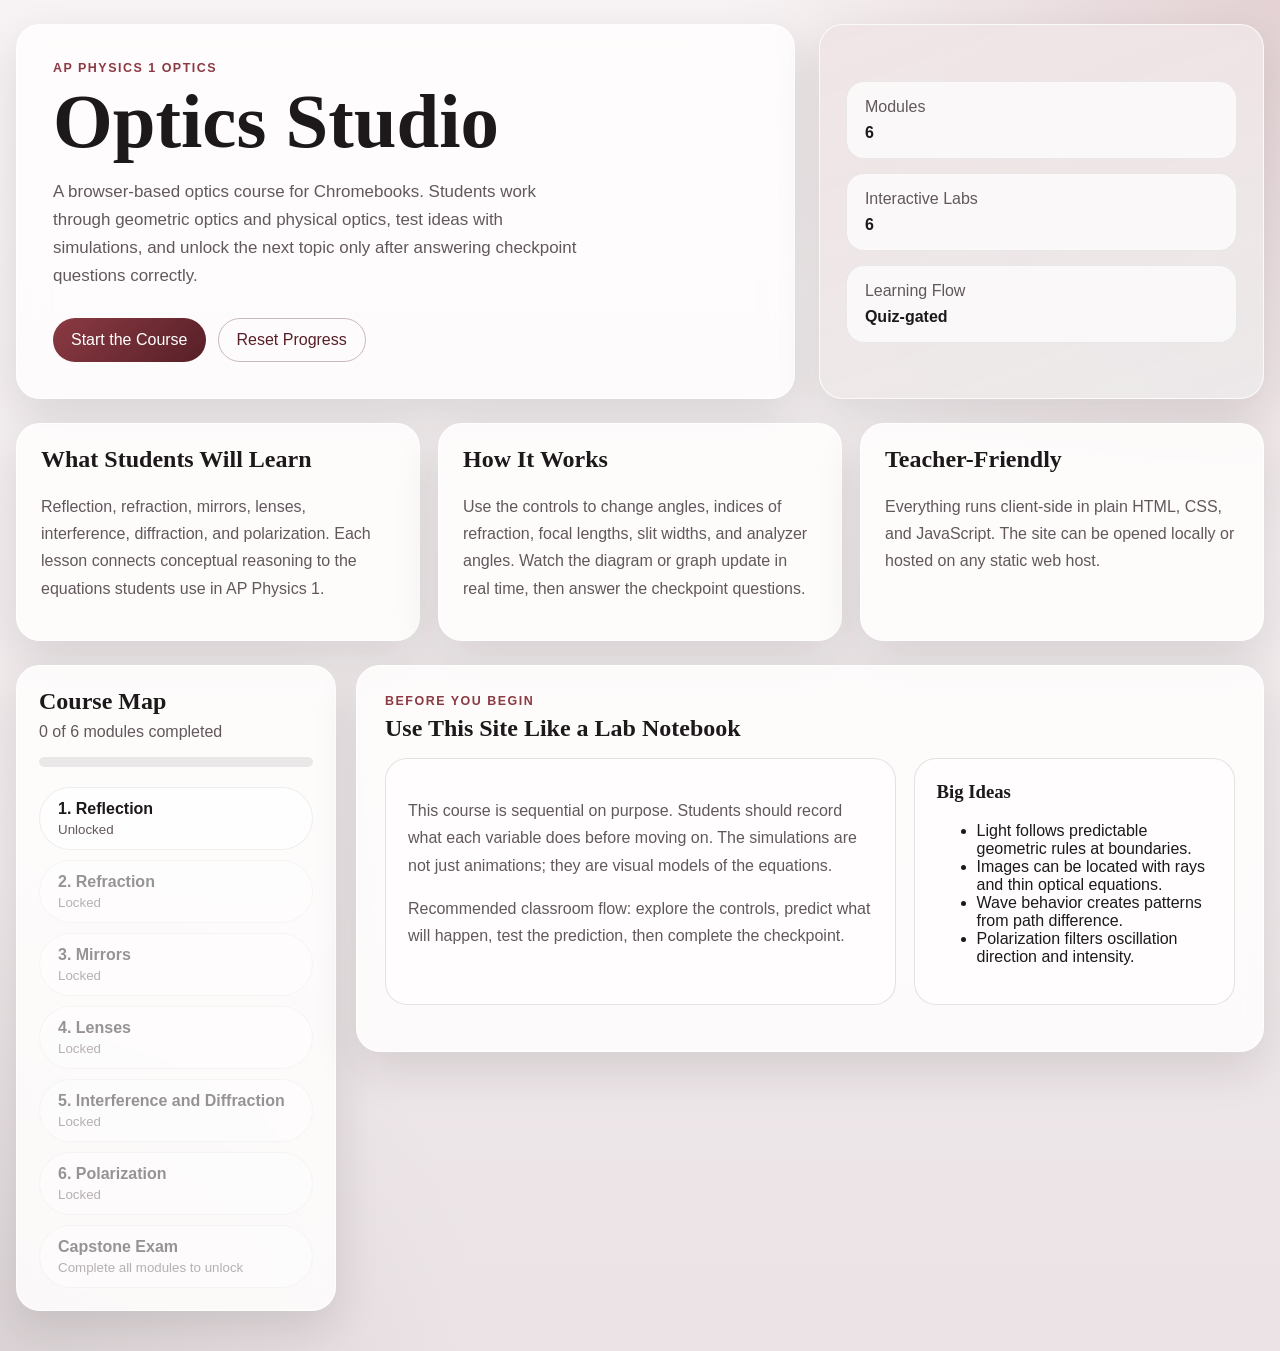
<file: index.html>
<!doctype html>
<html lang="en">
  <head>
    <meta charset="UTF-8" />
    <meta name="viewport" content="width=device-width, initial-scale=1.0" />
    <title>Optics Studio | AP Physics 1</title>
    <link rel="stylesheet" href="styles.css" />
  </head>
  <body>
    <div class="page-shell">
      <header class="hero">
        <div class="hero-copy">
          <p class="eyebrow">AP Physics 1 Optics</p>
          <h1>Optics Studio</h1>
          <p class="hero-text">
            A browser-based optics course for Chromebooks. Students work through
            geometric optics and physical optics, test ideas with simulations,
            and unlock the next topic only after answering checkpoint questions
            correctly.
          </p>
          <div class="hero-actions">
            <button id="start-course" class="primary-btn">Start the Course</button>
            <button id="reset-progress" class="ghost-btn">Reset Progress</button>
          </div>
        </div>
        <div class="hero-panel">
          <div class="stat">
            <span class="stat-label">Modules</span>
            <strong>6</strong>
          </div>
          <div class="stat">
            <span class="stat-label">Interactive Labs</span>
            <strong>6</strong>
          </div>
          <div class="stat">
            <span class="stat-label">Learning Flow</span>
            <strong>Quiz-gated</strong>
          </div>
        </div>
      </header>

      <section class="overview-grid">
        <article class="overview-card">
          <h2>What Students Will Learn</h2>
          <p>
            Reflection, refraction, mirrors, lenses, interference, diffraction,
            and polarization. Each lesson connects conceptual reasoning to the
            equations students use in AP Physics 1.
          </p>
        </article>
        <article class="overview-card">
          <h2>How It Works</h2>
          <p>
            Use the controls to change angles, indices of refraction, focal
            lengths, slit widths, and analyzer angles. Watch the diagram or
            graph update in real time, then answer the checkpoint questions.
          </p>
        </article>
        <article class="overview-card">
          <h2>Teacher-Friendly</h2>
          <p>
            Everything runs client-side in plain HTML, CSS, and JavaScript. The
            site can be opened locally or hosted on any static web host.
          </p>
        </article>
      </section>

      <section class="course-shell">
        <aside class="course-nav">
          <div class="nav-header">
            <h2>Course Map</h2>
            <p id="progress-label">0 of 6 modules completed</p>
          </div>
          <div class="progress-track" aria-hidden="true">
            <div id="progress-fill" class="progress-fill"></div>
          </div>
          <div id="module-nav" class="module-nav"></div>
        </aside>

        <main class="lesson-stage">
          <section id="welcome-panel" class="lesson-panel active">
            <div class="panel-header">
              <p class="panel-kicker">Before You Begin</p>
              <h2>Use This Site Like a Lab Notebook</h2>
            </div>
            <div class="content-grid">
              <div class="text-card">
                <p>
                  This course is sequential on purpose. Students should record
                  what each variable does before moving on. The simulations are
                  not just animations; they are visual models of the equations.
                </p>
                <p>
                  Recommended classroom flow: explore the controls, predict what
                  will happen, test the prediction, then complete the checkpoint.
                </p>
              </div>
              <div class="formula-card">
                <h3>Big Ideas</h3>
                <ul>
                  <li>Light follows predictable geometric rules at boundaries.</li>
                  <li>Images can be located with rays and thin optical equations.</li>
                  <li>Wave behavior creates patterns from path difference.</li>
                  <li>Polarization filters oscillation direction and intensity.</li>
                </ul>
              </div>
            </div>
          </section>

          <section id="panel-reflection" class="lesson-panel" data-module="reflection">
            <div class="panel-header">
              <p class="panel-kicker">Module 1</p>
              <h2>Reflection</h2>
            </div>
            <div class="content-grid">
              <div class="text-card">
                <p>
                  Reflection happens when light strikes a surface and bounces
                  back into the original medium. For a smooth surface, the law of
                  reflection states that the angle of incidence equals the angle
                  of reflection, with both angles measured from the normal.
                </p>
                <p>
                  Plane mirrors do not focus light. They produce upright, virtual
                  images the same distance behind the mirror as the object is in
                  front of it. The ray model is the starting point for every
                  larger geometric optics system.
                </p>
                <div class="concept-strip">
                  <span class="glossary-term" tabindex="0" data-definition="Reflection from a smooth surface where parallel incoming rays stay organized and reflect in one main direction.">Specular reflection</span>
                  <span class="glossary-term" tabindex="0" data-definition="An imaginary line drawn perpendicular to a surface at the point where the ray strikes. Angles are measured from this line.">Normal line</span>
                  <span class="glossary-term" tabindex="0" data-definition="An image location that light does not actually pass through, but that appears to be the source when rays are traced backward.">Virtual image</span>
                </div>
              </div>
              <div class="formula-card">
                <h3>Key Rule</h3>
                <p class="formula">theta_i = theta_r</p>
                <p>
                  The reflected ray stays in the same plane as the incident ray
                  and the normal.
                </p>
              </div>
            </div>
            <div class="lab-grid">
              <div class="sim-card">
                <canvas id="reflection-canvas" width="720" height="360"></canvas>
              </div>
              <div class="control-card">
                <h3>Reflection Lab</h3>
                <label for="reflection-angle">Incident angle</label>
                <input id="reflection-angle" type="range" min="5" max="80" value="35" />
                <div class="value-row"><span>Angle</span><strong id="reflection-angle-value"></strong></div>
                <div class="value-row"><span>Reflected angle</span><strong id="reflection-result"></strong></div>
              </div>
            </div>
            <div class="quiz-card">
              <h3>Checkpoint</h3>
              <div id="quiz-reflection"></div>
            </div>
          </section>

          <section id="panel-refraction" class="lesson-panel" data-module="refraction">
            <div class="panel-header">
              <p class="panel-kicker">Module 2</p>
              <h2>Refraction and Different Media</h2>
            </div>
            <div class="content-grid">
              <div class="text-card">
                <p>
                  Refraction occurs because light changes speed when it crosses
                  into a new medium. The index of refraction, n, describes how
                  strongly a medium slows light relative to vacuum.
                </p>
                <p>
                  If light enters a medium with a larger index, it bends toward
                  the normal. If it enters a smaller index, it bends away from
                  the normal. When light tries to leave a high-index medium at a
                  large enough angle, total internal reflection can occur.
                </p>
                <div class="concept-strip">
                  <span class="glossary-term" tabindex="0" data-definition="The refraction relationship n1 sin(theta1) = n2 sin(theta2), used to predict how a ray bends when it crosses a boundary.">Snell's law</span>
                  <span class="glossary-term" tabindex="0" data-definition="The incident angle in the higher-index medium that produces a refracted ray at 90 degrees to the normal.">Critical angle</span>
                  <span class="glossary-term" tabindex="0" data-definition="A situation where light does not refract out of the medium and instead reflects completely back inside.">Total internal reflection</span>
                </div>
              </div>
              <div class="formula-card">
                <h3>Key Rule</h3>
                <p class="formula">n1 sin(theta1) = n2 sin(theta2)</p>
                <p>
                  Compare the indices and angle to predict whether the ray bends
                  toward or away from the normal.
                </p>
              </div>
            </div>
            <div class="lab-grid">
              <div class="sim-card">
                <canvas id="refraction-canvas" width="720" height="360"></canvas>
              </div>
              <div class="control-card">
                <h3>Refraction Lab</h3>
                <label for="n1-slider">Top medium index</label>
                <input id="n1-slider" type="range" min="100" max="180" value="100" />
                <label for="n2-slider">Bottom medium index</label>
                <input id="n2-slider" type="range" min="100" max="180" value="133" />
                <label for="refraction-angle">Incident angle</label>
                <input id="refraction-angle" type="range" min="0" max="80" value="35" />
                <div class="value-row"><span>n1</span><strong id="n1-value"></strong></div>
                <div class="value-row"><span>n2</span><strong id="n2-value"></strong></div>
                <div class="value-row"><span>Incident angle</span><strong id="refraction-angle-value"></strong></div>
                <div class="value-row"><span>Outcome</span><strong id="refraction-result"></strong></div>
              </div>
            </div>
            <div class="quiz-card">
              <h3>Checkpoint</h3>
              <div id="quiz-refraction"></div>
            </div>
          </section>

          <section id="panel-mirrors" class="lesson-panel" data-module="mirrors">
            <div class="panel-header">
              <p class="panel-kicker">Module 3</p>
              <h2>Curved Mirrors</h2>
            </div>
            <div class="content-grid">
              <div class="text-card">
                <p>
                  Concave mirrors converge parallel rays toward a focal point and
                  can create real or virtual images depending on object position.
                  Convex mirrors diverge rays and always produce upright, reduced,
                  virtual images.
                </p>
                <p>
                  The thin mirror equation predicts the image position, while
                  magnification describes how image size compares to object size.
                  Ray diagrams explain why the math works.
                </p>
                <div class="concept-strip">
                  <span class="glossary-term" tabindex="0" data-definition="A mirror curved inward that can converge light and produce either real or virtual images depending on object position.">Concave</span>
                  <span class="glossary-term" tabindex="0" data-definition="A mirror curved outward that causes reflected rays to spread out and always forms a virtual, upright image.">Convex</span>
                  <span class="glossary-term" tabindex="0" data-definition="A measure of how large the image is compared with the object, including whether the image is upright or inverted.">Magnification</span>
                </div>
              </div>
              <div class="formula-card">
                <h3>Key Rules</h3>
                <p class="formula">1/f = 1/do + 1/di</p>
                <p class="formula">m = -di/do = hi/ho</p>
              </div>
            </div>
            <div class="lab-grid">
              <div class="sim-card">
                <canvas id="mirror-canvas" width="720" height="380"></canvas>
              </div>
              <div class="control-card">
                <h3>Mirror Lab</h3>
                <label for="mirror-type">Mirror type</label>
                <select id="mirror-type">
                  <option value="concave">Concave</option>
                  <option value="convex">Convex</option>
                </select>
                <label for="mirror-focal">Focal length (cm)</label>
                <input id="mirror-focal" type="range" min="3" max="12" value="6" />
                <label for="mirror-distance">Object distance (cm)</label>
                <input id="mirror-distance" type="range" min="4" max="20" value="12" />
                <label for="mirror-height">Object height (cm)</label>
                <input id="mirror-height" type="range" min="2" max="8" value="5" />
                <div class="value-row"><span>Image distance</span><strong id="mirror-image-distance"></strong></div>
                <div class="value-row"><span>Image height</span><strong id="mirror-image-height"></strong></div>
                <div class="value-row"><span>Image type</span><strong id="mirror-image-type"></strong></div>
              </div>
            </div>
            <div class="quiz-card">
              <h3>Checkpoint</h3>
              <div id="quiz-mirrors"></div>
            </div>
          </section>

          <section id="panel-lenses" class="lesson-panel" data-module="lenses">
            <div class="panel-header">
              <p class="panel-kicker">Module 4</p>
              <h2>Lenses</h2>
            </div>
            <div class="content-grid">
              <div class="text-card">
                <p>
                  Converging lenses bend parallel rays toward a focal point on
                  the far side of the lens. Diverging lenses spread rays apart as
                  if they came from a focal point on the same side as the object.
                </p>
                <p>
                  The thin lens equation has the same form as the mirror
                  equation, but the geometry changes because rays pass through the
                  optic instead of reflecting from it. Central rays continue
                  straight through the middle of the lens.
                </p>
                <div class="concept-strip">
                  <span class="glossary-term" tabindex="0" data-definition="A lens that bends parallel incoming rays toward a focal point and can form real or virtual images.">Converging lens</span>
                  <span class="glossary-term" tabindex="0" data-definition="A lens that spreads parallel incoming rays outward as if they came from a focal point on the object side.">Diverging lens</span>
                  <span class="glossary-term" tabindex="0" data-definition="A real image forms where light actually converges. A virtual image appears to come from a location when rays are extended backward.">Real vs. virtual image</span>
                </div>
              </div>
              <div class="formula-card">
                <h3>Key Rules</h3>
                <p class="formula">1/f = 1/do + 1/di</p>
                <p class="formula">m = -di/do</p>
              </div>
            </div>
            <div class="lab-grid">
              <div class="sim-card">
                <canvas id="lens-canvas" width="720" height="380"></canvas>
              </div>
              <div class="control-card">
                <h3>Lens Lab</h3>
                <label for="lens-type">Lens type</label>
                <select id="lens-type">
                  <option value="converging">Converging</option>
                  <option value="diverging">Diverging</option>
                </select>
                <label for="lens-focal">Focal length (cm)</label>
                <input id="lens-focal" type="range" min="3" max="12" value="6" />
                <label for="lens-distance">Object distance (cm)</label>
                <input id="lens-distance" type="range" min="4" max="20" value="12" />
                <label for="lens-height">Object height (cm)</label>
                <input id="lens-height" type="range" min="2" max="8" value="5" />
                <div class="value-row"><span>Image distance</span><strong id="lens-image-distance"></strong></div>
                <div class="value-row"><span>Image height</span><strong id="lens-image-height"></strong></div>
                <div class="value-row"><span>Image type</span><strong id="lens-image-type"></strong></div>
              </div>
            </div>
            <div class="quiz-card">
              <h3>Checkpoint</h3>
              <div id="quiz-lenses"></div>
            </div>
          </section>

          <section id="panel-wave" class="lesson-panel" data-module="wave">
            <div class="panel-header">
              <p class="panel-kicker">Module 5</p>
              <h2>Interference and Diffraction</h2>
            </div>
            <div class="content-grid">
              <div class="text-card">
                <p>
                  When light behaves like a wave, path difference matters. Two
                  slits create bright fringes where crests and troughs line up,
                  and dark fringes where they cancel. A single slit creates a
                  broad central maximum and weaker side maxima because each part
                  of the slit acts like a source.
                </p>
                <p>
                  Double-slit interference depends strongly on slit separation,
                  while diffraction depends strongly on slit width. Wavelength and
                  screen distance stretch or compress the pattern in both cases.
                </p>
                <div class="concept-strip">
                  <span class="glossary-term" tabindex="0" data-definition="When waves arrive in step and reinforce each other, producing a bright fringe or larger amplitude.">Constructive interference</span>
                  <span class="glossary-term" tabindex="0" data-definition="When waves arrive out of step and cancel each other, producing a dark fringe or reduced amplitude.">Destructive interference</span>
                  <span class="glossary-term" tabindex="0" data-definition="The broader single-slit pattern that sets the overall intensity shape around the closely spaced double-slit fringes.">Diffraction envelope</span>
                </div>
              </div>
              <div class="formula-card">
                <h3>Key Rules</h3>
                <p class="formula">d sin(theta) = m lambda</p>
                <p class="formula">a sin(theta) = m lambda</p>
                <p>Use the first for double slit bright fringes and the second for diffraction minima.</p>
              </div>
            </div>
            <div class="lab-grid">
              <div class="sim-card">
                <canvas id="wave-canvas" width="720" height="360"></canvas>
              </div>
              <div class="control-card">
                <h3>Wave Optics Lab</h3>
                <label for="wave-mode">Pattern type</label>
                <select id="wave-mode">
                  <option value="single">Single slit diffraction</option>
                  <option value="double">Double slit interference</option>
                </select>
                <label for="wave-wavelength">Wavelength (nm)</label>
                <input id="wave-wavelength" type="range" min="380" max="700" value="550" />
                <label for="wave-width">Slit width (um)</label>
                <input id="wave-width" type="range" min="10" max="80" value="30" />
                <label for="wave-separation">Slit separation (mm)</label>
                <input id="wave-separation" type="range" min="20" max="150" value="60" />
                <label for="wave-distance">Screen distance (m)</label>
                <input id="wave-distance" type="range" min="10" max="40" value="20" />
                <div class="value-row"><span>Wavelength</span><strong id="wave-wavelength-value"></strong></div>
                <div class="value-row"><span>Central width / fringe spacing</span><strong id="wave-result"></strong></div>
              </div>
            </div>
            <div class="quiz-card">
              <h3>Checkpoint</h3>
              <div id="quiz-wave"></div>
            </div>
          </section>

          <section id="panel-polarization" class="lesson-panel" data-module="polarization">
            <div class="panel-header">
              <p class="panel-kicker">Module 6</p>
              <h2>Polarization</h2>
            </div>
            <div class="content-grid">
              <div class="text-card">
                <p>
                  Polarization describes the direction in which the electric field
                  oscillates. Unpolarized light contains many directions. A
                  polarizing filter only transmits the component aligned with its
                  transmission axis.
                </p>
                <p>
                  After light passes one polarizer, a second polarizer changes the
                  transmitted intensity depending on the relative angle between
                  their axes. This is the basis of glare reduction, LCD displays,
                  and many optical sensors.
                </p>
                <div class="concept-strip">
                  <span class="glossary-term" tabindex="0" data-definition="The direction through a polarizer along which the electric field component is allowed to pass.">Transmission axis</span>
                  <span class="glossary-term" tabindex="0" data-definition="The polarization rule I = I0 cos squared theta, which predicts transmitted intensity through an analyzer.">Malus's law</span>
                  <span class="glossary-term" tabindex="0" data-definition="Reducing the transmitted light energy by allowing only part of the original wave to pass through an optical filter.">Intensity filtering</span>
                </div>
              </div>
              <div class="formula-card">
                <h3>Key Rule</h3>
                <p class="formula">I = I0 cos^2(theta)</p>
                <p>
                  For unpolarized light, the first ideal polarizer reduces the
                  intensity to one-half before the analyzer angle matters.
                </p>
              </div>
            </div>
            <div class="lab-grid">
              <div class="sim-card">
                <canvas id="polarization-canvas" width="720" height="360"></canvas>
              </div>
              <div class="control-card">
                <h3>Polarization Lab</h3>
                <label for="polarization-input">Incoming light</label>
                <select id="polarization-input">
                  <option value="unpolarized">Unpolarized</option>
                  <option value="polarized">Already polarized</option>
                </select>
                <label for="polarization-angle">Analyzer angle (degrees)</label>
                <input id="polarization-angle" type="range" min="0" max="90" value="30" />
                <div class="value-row"><span>Analyzer angle</span><strong id="polarization-angle-value"></strong></div>
                <div class="value-row"><span>Transmitted intensity</span><strong id="polarization-result"></strong></div>
              </div>
            </div>
            <div class="quiz-card">
              <h3>Checkpoint</h3>
              <div id="quiz-polarization"></div>
            </div>
          </section>

          <section id="panel-finish" class="lesson-panel">
            <div class="panel-header">
              <p class="panel-kicker">Final Assessment</p>
              <h2>Optics Capstone</h2>
            </div>
            <div class="content-grid">
              <div class="text-card">
                <p>
                  Students now need to synthesize the full optics unit. This
                  capstone mixes geometric optics and wave optics in one graded
                  assessment. Questions are randomized each attempt.
                </p>
                <p>
                  Recommended use: require students to score at least 80% before
                  counting the unit complete, then have them explain any missed
                  questions in writing.
                </p>
              </div>
              <div class="formula-card">
                <h3>Scoring</h3>
                <ul>
                  <li>8 randomized multiple-choice questions</li>
                  <li>Immediate percentage score and letter grade</li>
                  <li>Best score saved on this device</li>
                  <li>Retake available with a new randomized order</li>
                </ul>
              </div>
            </div>
            <div class="quiz-card">
              <h3>Graded Capstone</h3>
              <div id="capstone-summary" class="capstone-summary"></div>
              <div id="quiz-capstone"></div>
            </div>
          </section>
        </main>
      </section>
    </div>

    <script src="script.js"></script>
  </body>
</html>
</file>
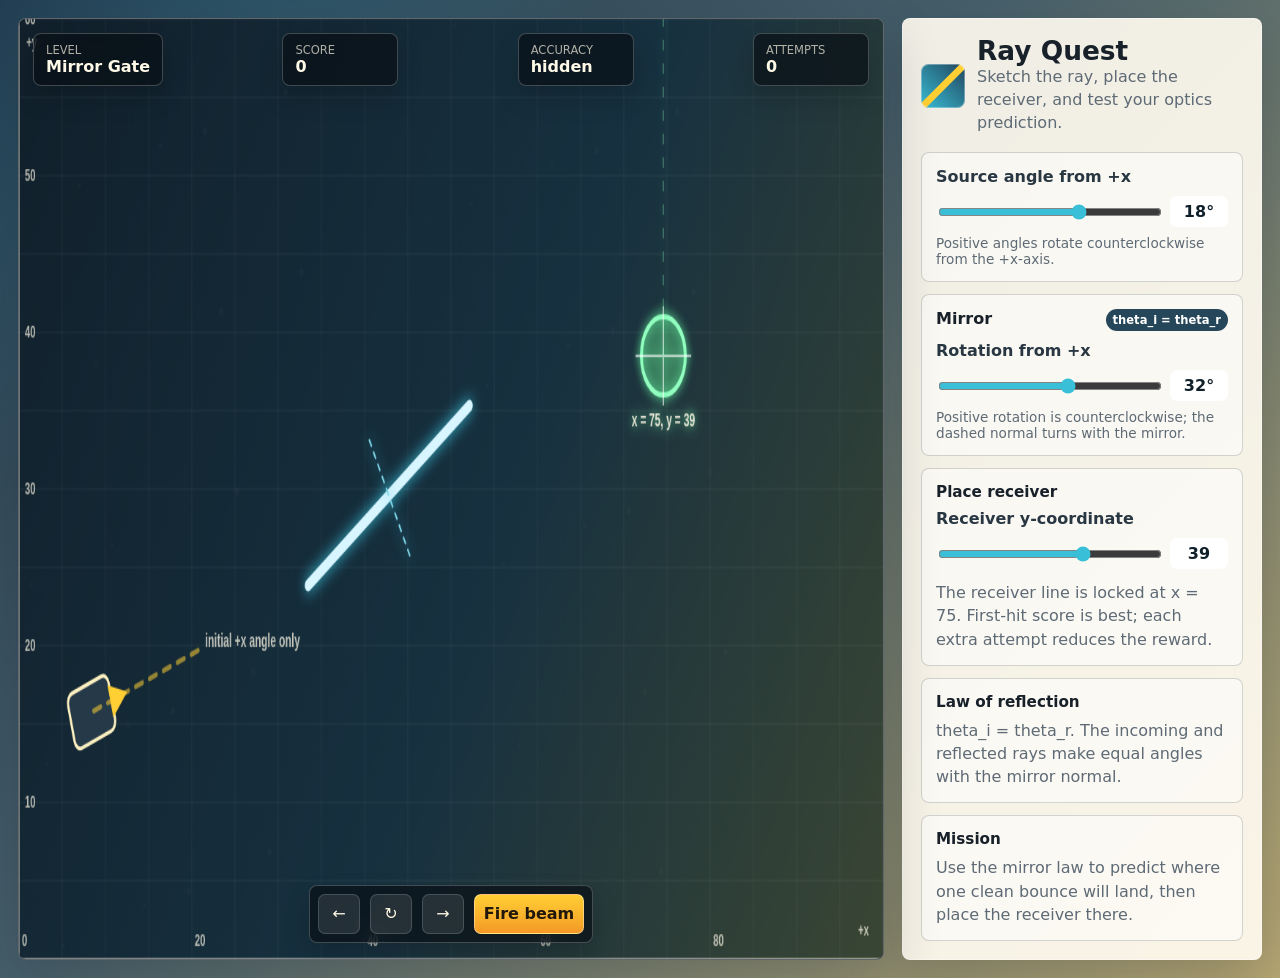
<file: ray-quest/index.html>
<!doctype html>
<html lang="en">
  <head>
    <meta charset="utf-8">
    <meta name="viewport" content="width=device-width, initial-scale=1">
    <title>Ray Quest: Reflection + Refraction</title>
    <link rel="stylesheet" href="styles.css">
  </head>
  <body>
    <main class="shell">
      <section class="stage" aria-label="Ray Quest game area">
        <canvas id="game" width="1180" height="720"></canvas>
        <div class="hud hud-top">
          <div>
            <span class="label">Level</span>
            <strong id="levelName">Mirror Gate</strong>
          </div>
          <div>
            <span class="label">Score</span>
            <strong id="score">0</strong>
          </div>
          <div>
            <span class="label">Accuracy</span>
            <strong id="accuracy">--</strong>
          </div>
          <div>
            <span class="label">Attempts</span>
            <strong id="attempts">0</strong>
          </div>
        </div>
        <div class="hud hud-bottom">
          <button id="prevLevel" type="button" title="Previous level">←</button>
          <button id="reset" type="button" title="Reset level">↻</button>
          <button id="nextLevel" type="button" title="Next level">→</button>
          <button id="fire" type="button" class="primary">Fire beam</button>
        </div>
        <div id="toast" class="toast" role="status" aria-live="polite"></div>
        <div id="summaryOverlay" class="summary-overlay" aria-live="polite" hidden>
          <div class="summary-card">
            <span class="label">Mission accomplished</span>
            <h2>Optics course cleared</h2>
            <p id="summaryIntro">Every receiver was energized.</p>
            <div class="summary-stats">
              <div>
                <span class="label">Final score</span>
                <strong id="summaryScore">0</strong>
              </div>
              <div>
                <span class="label">Total attempts</span>
                <strong id="summaryAttempts">0</strong>
              </div>
              <div>
                <span class="label">First-try hits</span>
                <strong id="summaryFirstHits">0/5</strong>
              </div>
            </div>
            <div id="summaryLevels" class="summary-levels"></div>
            <div class="summary-actions">
              <button id="summaryReplay" type="button" class="primary">Replay course</button>
              <button id="summaryClose" type="button">Review levels</button>
            </div>
          </div>
        </div>
      </section>

      <aside class="panel" aria-label="Optics controls">
        <div class="brand">
          <span class="mark"></span>
          <div>
            <h1>Ray Quest</h1>
            <p>Sketch the ray, place the receiver, and test your optics prediction.</p>
          </div>
        </div>

        <div class="control-group">
          <label for="beamAngle">Source angle from +x</label>
          <div class="range-row">
            <input id="beamAngle" type="range" min="-65" max="65" value="18" step="1">
            <output id="angleOut" for="beamAngle">18°</output>
          </div>
          <p class="mini">Positive angles rotate counterclockwise from the +x-axis.</p>
        </div>

        <div id="elementControls" class="element-list"></div>

        <div class="prediction-card">
          <h2>Place receiver</h2>
          <label for="targetY">Receiver y-coordinate</label>
          <div class="range-row">
            <input id="targetY" type="range" min="6" max="56" value="38" step="1">
            <output id="targetYOut" for="targetY">38</output>
          </div>
          <p id="predictionText">Sketch the path on paper, calculate the height where the beam crosses the receiver line, then set the receiver y-coordinate before firing.</p>
        </div>

        <div class="formula-card">
          <h2 id="lawTitle">Law of reflection</h2>
          <p id="lawText">θᵢ = θᵣ. Reflect the beam so it leaves the mirror at the same angle from the normal.</p>
        </div>

        <div class="tips">
          <h2>Mission</h2>
          <p id="missionText">Place the receiver where your paper calculation says the beam will land.</p>
        </div>
      </aside>
    </main>

    <script src="game.js"></script>
  </body>
</html>
</file>
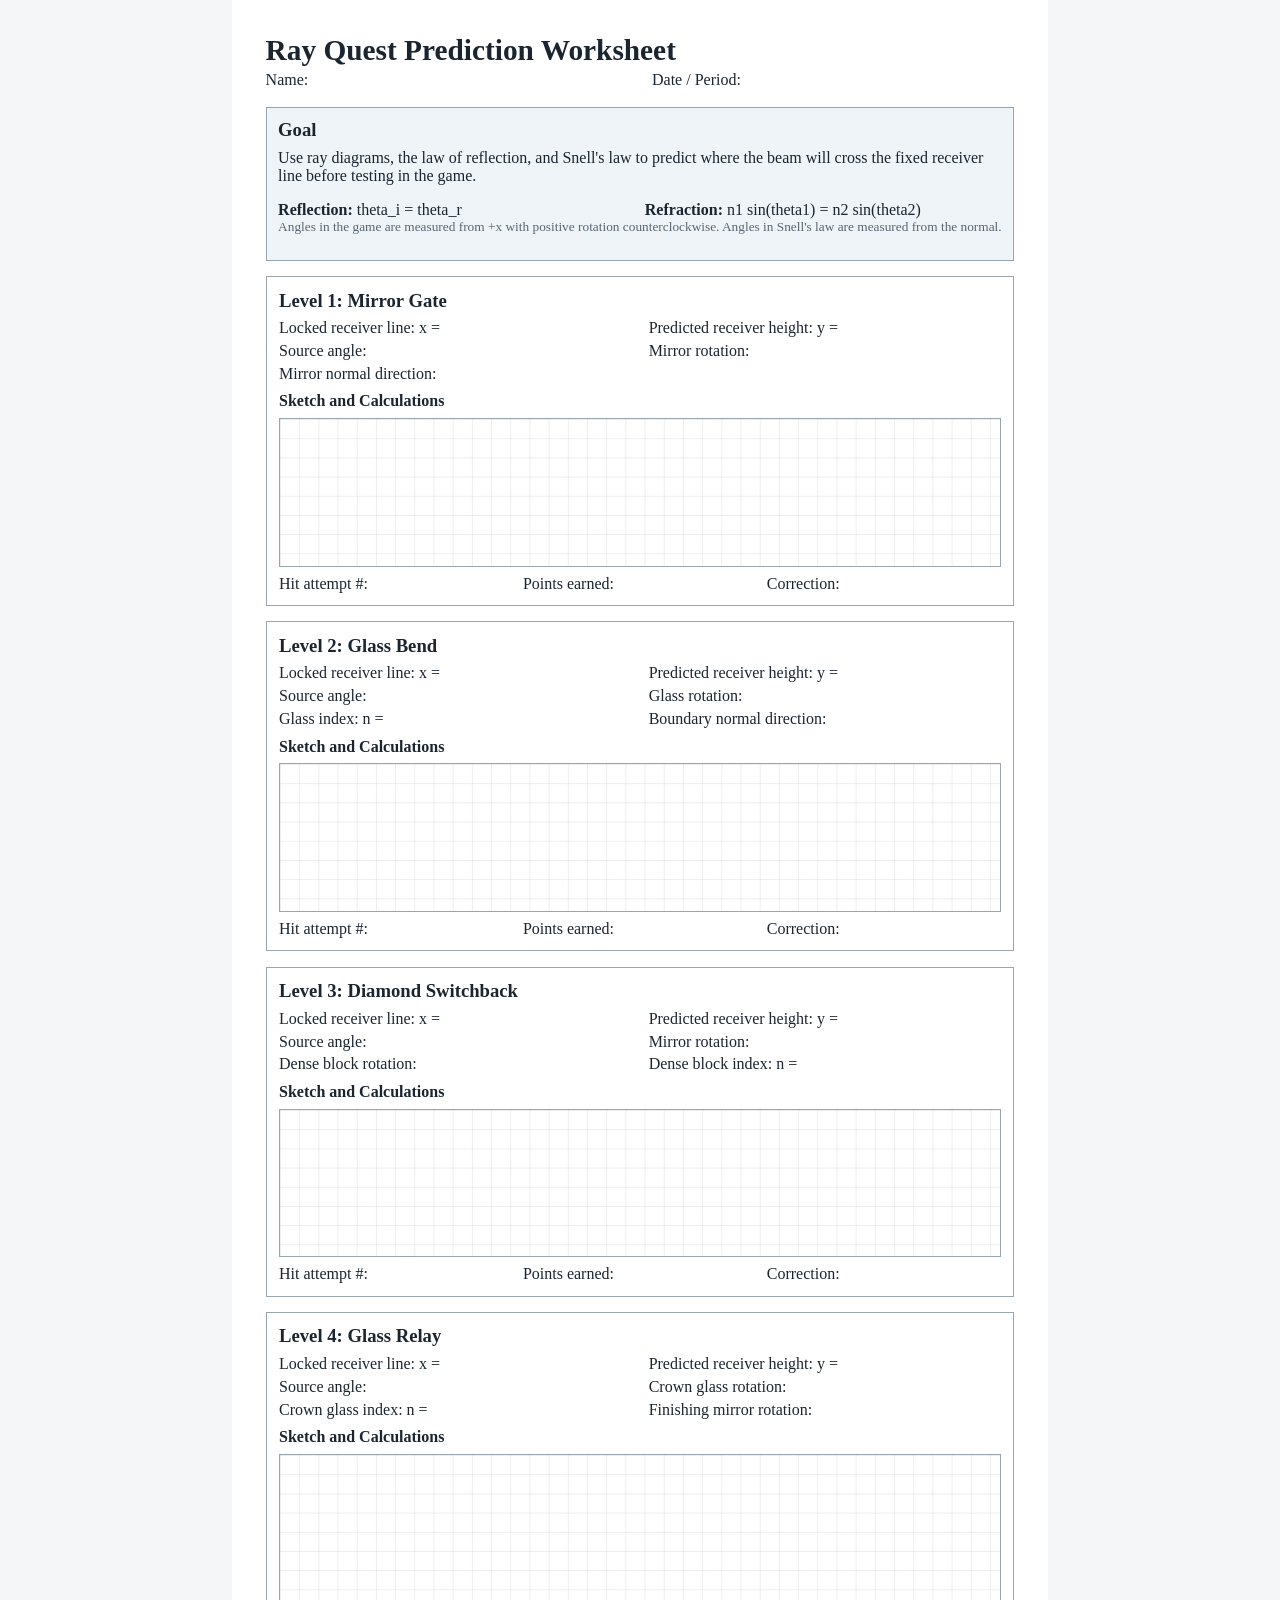
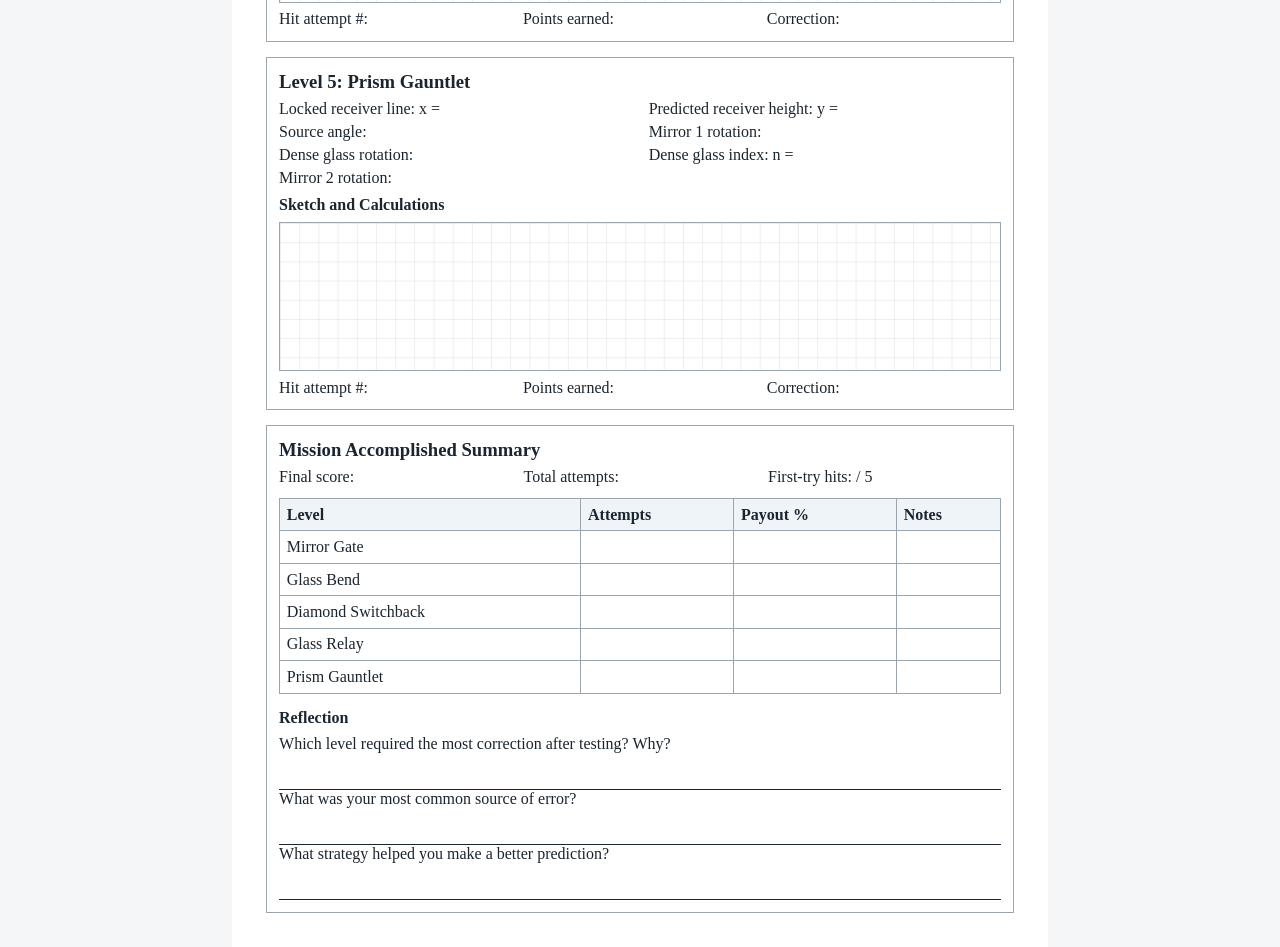
<file: ray-quest/worksheet.html>
<!doctype html>
<html lang="en">
  <head>
    <meta charset="utf-8">
    <meta name="viewport" content="width=device-width, initial-scale=1">
    <title>Ray Quest Prediction Worksheet</title>
    <style>
      :root {
        --ink: #1b2530;
        --muted: #596672;
        --line: #9aa6af;
        --soft: #eef4f7;
        font-family: Georgia, "Times New Roman", serif;
      }

      * {
        box-sizing: border-box;
      }

      body {
        margin: 0;
        color: var(--ink);
        background: #f4f6f7;
      }

      main {
        width: min(8.5in, 100%);
        margin: 0 auto;
        padding: 0.35in;
        background: white;
      }

      h1,
      h2,
      h3,
      p {
        margin-top: 0;
      }

      h1 {
        margin-bottom: 0.05in;
        font-size: 22pt;
      }

      h2 {
        margin: 0 0 0.08in;
        font-size: 14pt;
      }

      h3 {
        margin: 0 0 0.08in;
        font-size: 12pt;
      }

      .meta {
        display: grid;
        grid-template-columns: 1fr 1fr;
        gap: 0.25in;
        margin-bottom: 0.18in;
      }

      .intro {
        border: 1px solid var(--line);
        background: var(--soft);
        padding: 0.12in;
        margin-bottom: 0.16in;
      }

      .equations {
        display: grid;
        grid-template-columns: repeat(2, 1fr);
        gap: 0.1in;
      }

      .level {
        break-inside: avoid;
        page-break-inside: avoid;
        border: 1px solid var(--line);
        padding: 0.13in;
        margin: 0 0 0.16in;
      }

      .knowns {
        display: grid;
        grid-template-columns: repeat(2, 1fr);
        gap: 0.05in 0.18in;
        margin-bottom: 0.1in;
      }

      .workbox {
        height: 1.55in;
        border: 1px solid var(--line);
        background:
          linear-gradient(to right, rgba(27, 37, 48, 0.08) 1px, transparent 1px),
          linear-gradient(to bottom, rgba(27, 37, 48, 0.08) 1px, transparent 1px);
        background-size: 0.2in 0.2in;
        margin: 0.08in 0;
      }

      .response-grid {
        display: grid;
        grid-template-columns: repeat(3, 1fr);
        gap: 0.1in;
      }

      .line {
        border-bottom: 1px solid var(--ink);
        min-height: 0.22in;
      }

      .note {
        color: var(--muted);
        font-size: 10pt;
      }

      table {
        width: 100%;
        border-collapse: collapse;
        margin: 0.1in 0 0.16in;
      }

      th,
      td {
        border: 1px solid var(--line);
        padding: 0.07in;
        text-align: left;
        vertical-align: top;
      }

      th {
        background: var(--soft);
      }

      .summary {
        break-inside: avoid;
        page-break-inside: avoid;
        border: 1px solid var(--line);
        padding: 0.13in;
      }

      .short-stats {
        display: grid;
        grid-template-columns: repeat(3, 1fr);
        gap: 0.12in;
        margin-bottom: 0.12in;
      }

      @media print {
        body {
          background: white;
        }

        main {
          width: auto;
          padding: 0;
        }
      }
    </style>
  </head>
  <body>
    <main>
      <h1>Ray Quest Prediction Worksheet</h1>
      <div class="meta">
        <div>Name: <span class="line"></span></div>
        <div>Date / Period: <span class="line"></span></div>
      </div>

      <section class="intro">
        <h2>Goal</h2>
        <p>Use ray diagrams, the law of reflection, and Snell's law to predict where the beam will cross the fixed receiver line before testing in the game.</p>
        <div class="equations">
          <div><strong>Reflection:</strong> theta_i = theta_r</div>
          <div><strong>Refraction:</strong> n1 sin(theta1) = n2 sin(theta2)</div>
        </div>
        <p class="note">Angles in the game are measured from +x with positive rotation counterclockwise. Angles in Snell's law are measured from the normal.</p>
      </section>

      <section class="level">
        <h2>Level 1: Mirror Gate</h2>
        <div class="knowns">
          <div>Locked receiver line: x = <span class="line"></span></div>
          <div>Predicted receiver height: y = <span class="line"></span></div>
          <div>Source angle: <span class="line"></span></div>
          <div>Mirror rotation: <span class="line"></span></div>
          <div>Mirror normal direction: <span class="line"></span></div>
        </div>
        <h3>Sketch and Calculations</h3>
        <div class="workbox"></div>
        <div class="response-grid">
          <div>Hit attempt #: <span class="line"></span></div>
          <div>Points earned: <span class="line"></span></div>
          <div>Correction: <span class="line"></span></div>
        </div>
      </section>

      <section class="level">
        <h2>Level 2: Glass Bend</h2>
        <div class="knowns">
          <div>Locked receiver line: x = <span class="line"></span></div>
          <div>Predicted receiver height: y = <span class="line"></span></div>
          <div>Source angle: <span class="line"></span></div>
          <div>Glass rotation: <span class="line"></span></div>
          <div>Glass index: n = <span class="line"></span></div>
          <div>Boundary normal direction: <span class="line"></span></div>
        </div>
        <h3>Sketch and Calculations</h3>
        <div class="workbox"></div>
        <div class="response-grid">
          <div>Hit attempt #: <span class="line"></span></div>
          <div>Points earned: <span class="line"></span></div>
          <div>Correction: <span class="line"></span></div>
        </div>
      </section>

      <section class="level">
        <h2>Level 3: Diamond Switchback</h2>
        <div class="knowns">
          <div>Locked receiver line: x = <span class="line"></span></div>
          <div>Predicted receiver height: y = <span class="line"></span></div>
          <div>Source angle: <span class="line"></span></div>
          <div>Mirror rotation: <span class="line"></span></div>
          <div>Dense block rotation: <span class="line"></span></div>
          <div>Dense block index: n = <span class="line"></span></div>
        </div>
        <h3>Sketch and Calculations</h3>
        <div class="workbox"></div>
        <div class="response-grid">
          <div>Hit attempt #: <span class="line"></span></div>
          <div>Points earned: <span class="line"></span></div>
          <div>Correction: <span class="line"></span></div>
        </div>
      </section>

      <section class="level">
        <h2>Level 4: Glass Relay</h2>
        <div class="knowns">
          <div>Locked receiver line: x = <span class="line"></span></div>
          <div>Predicted receiver height: y = <span class="line"></span></div>
          <div>Source angle: <span class="line"></span></div>
          <div>Crown glass rotation: <span class="line"></span></div>
          <div>Crown glass index: n = <span class="line"></span></div>
          <div>Finishing mirror rotation: <span class="line"></span></div>
        </div>
        <h3>Sketch and Calculations</h3>
        <div class="workbox"></div>
        <div class="response-grid">
          <div>Hit attempt #: <span class="line"></span></div>
          <div>Points earned: <span class="line"></span></div>
          <div>Correction: <span class="line"></span></div>
        </div>
      </section>

      <section class="level">
        <h2>Level 5: Prism Gauntlet</h2>
        <div class="knowns">
          <div>Locked receiver line: x = <span class="line"></span></div>
          <div>Predicted receiver height: y = <span class="line"></span></div>
          <div>Source angle: <span class="line"></span></div>
          <div>Mirror 1 rotation: <span class="line"></span></div>
          <div>Dense glass rotation: <span class="line"></span></div>
          <div>Dense glass index: n = <span class="line"></span></div>
          <div>Mirror 2 rotation: <span class="line"></span></div>
        </div>
        <h3>Sketch and Calculations</h3>
        <div class="workbox"></div>
        <div class="response-grid">
          <div>Hit attempt #: <span class="line"></span></div>
          <div>Points earned: <span class="line"></span></div>
          <div>Correction: <span class="line"></span></div>
        </div>
      </section>

      <section class="summary">
        <h2>Mission Accomplished Summary</h2>
        <div class="short-stats">
          <div>Final score: <span class="line"></span></div>
          <div>Total attempts: <span class="line"></span></div>
          <div>First-try hits: <span class="line"></span> / 5</div>
        </div>
        <table>
          <thead>
            <tr>
              <th>Level</th>
              <th>Attempts</th>
              <th>Payout %</th>
              <th>Notes</th>
            </tr>
          </thead>
          <tbody>
            <tr><td>Mirror Gate</td><td></td><td></td><td></td></tr>
            <tr><td>Glass Bend</td><td></td><td></td><td></td></tr>
            <tr><td>Diamond Switchback</td><td></td><td></td><td></td></tr>
            <tr><td>Glass Relay</td><td></td><td></td><td></td></tr>
            <tr><td>Prism Gauntlet</td><td></td><td></td><td></td></tr>
          </tbody>
        </table>
        <h3>Reflection</h3>
        <p>Which level required the most correction after testing? Why?</p>
        <div class="line"></div>
        <p>What was your most common source of error?</p>
        <div class="line"></div>
        <p>What strategy helped you make a better prediction?</p>
        <div class="line"></div>
      </section>
    </main>
  </body>
</html>
</file>
<file: styles.css>
:root {
  --bg: #f3eff0;
  --panel: #fffdfd;
  --panel-strong: #f3e7e9;
  --ink: #1d191a;
  --muted: #62585b;
  --accent: #8b3a43;
  --accent-strong: #571f27;
  --gold: #c9b7bb;
  --line: rgba(29, 25, 26, 0.12);
  --shadow: 0 18px 45px rgba(29, 25, 26, 0.12);
}

* {
  box-sizing: border-box;
}

html {
  scroll-behavior: smooth;
}

body {
  margin: 0;
  font-family: "Avenir Next", "Segoe UI", sans-serif;
  color: var(--ink);
  background:
    radial-gradient(circle at top right, rgba(139, 58, 67, 0.18), transparent 30%),
    radial-gradient(circle at bottom left, rgba(29, 25, 26, 0.08), transparent 26%),
    linear-gradient(180deg, #f7f3f4 0%, #ebe3e5 100%);
}

button,
input,
select {
  font: inherit;
}

.page-shell {
  width: min(1360px, calc(100vw - 32px));
  margin: 0 auto;
  padding: 24px 0 40px;
}

.hero {
  display: grid;
  grid-template-columns: 1.4fr 0.8fr;
  gap: 24px;
  align-items: stretch;
  margin-bottom: 24px;
}

.hero-copy,
.hero-panel,
.overview-card,
.course-nav,
.lesson-panel {
  background: rgba(255, 253, 253, 0.88);
  border: 1px solid rgba(255, 255, 255, 0.78);
  backdrop-filter: blur(14px);
  border-radius: 24px;
  box-shadow: var(--shadow);
}

.hero-copy {
  padding: 36px;
}

.eyebrow,
.panel-kicker {
  margin: 0 0 8px;
  text-transform: uppercase;
  letter-spacing: 0.12em;
  font-size: 0.78rem;
  color: var(--accent);
  font-weight: 700;
}

.hero h1,
.panel-header h2 {
  margin: 0;
  font-family: Georgia, "Times New Roman", serif;
  font-weight: 700;
  line-height: 1.02;
}

.hero h1 {
  font-size: clamp(2.6rem, 6vw, 4.9rem);
}

.hero-text {
  max-width: 56ch;
  color: var(--muted);
  font-size: 1.06rem;
  line-height: 1.65;
}

.hero-actions {
  display: flex;
  gap: 12px;
  flex-wrap: wrap;
  margin-top: 28px;
}

.primary-btn,
.ghost-btn,
.module-button,
.quiz-submit {
  border-radius: 999px;
  padding: 12px 18px;
  border: none;
  cursor: pointer;
  transition: transform 180ms ease, background 180ms ease, opacity 180ms ease;
}

.primary-btn,
.quiz-submit {
  background: linear-gradient(135deg, var(--accent), var(--accent-strong));
  color: white;
}

.ghost-btn {
  background: transparent;
  color: var(--accent-strong);
  border: 1px solid rgba(87, 31, 39, 0.3);
}

.primary-btn:hover,
.ghost-btn:hover,
.module-button:hover,
.quiz-submit:hover {
  transform: translateY(-1px);
}

.hero-panel {
  padding: 26px;
  display: grid;
  gap: 14px;
  align-content: center;
  background:
    linear-gradient(160deg, rgba(139, 58, 67, 0.12), rgba(29, 25, 26, 0.08)),
    rgba(255, 253, 253, 0.92);
}

.stat {
  padding: 16px 18px;
  border-radius: 18px;
  background: rgba(255, 255, 255, 0.7);
  border: 1px solid rgba(31, 36, 48, 0.08);
}

.stat-label {
  display: block;
  color: var(--muted);
  margin-bottom: 8px;
}

.overview-grid {
  display: grid;
  grid-template-columns: repeat(3, minmax(0, 1fr));
  gap: 18px;
  margin-bottom: 24px;
}

.overview-card {
  padding: 22px 24px;
}

.overview-card h2,
.control-card h3,
.quiz-card h3,
.formula-card h3,
.text-card h3 {
  margin-top: 0;
  font-family: Georgia, "Times New Roman", serif;
}

.course-shell {
  display: grid;
  grid-template-columns: 320px minmax(0, 1fr);
  gap: 20px;
}

.course-nav {
  position: sticky;
  top: 20px;
  padding: 22px;
  height: fit-content;
}

.nav-header h2 {
  margin: 0 0 8px;
  font-family: Georgia, "Times New Roman", serif;
}

.nav-header p {
  margin: 0;
  color: var(--muted);
}

.progress-track {
  margin: 16px 0 20px;
  height: 10px;
  border-radius: 999px;
  background: rgba(31, 36, 48, 0.09);
  overflow: hidden;
}

.progress-fill {
  width: 0;
  height: 100%;
  background: linear-gradient(90deg, #b79ca1, var(--accent));
  transition: width 240ms ease;
}

.module-nav {
  display: grid;
  gap: 10px;
}

.module-button {
  text-align: left;
  background: rgba(255, 255, 255, 0.76);
  border: 1px solid rgba(31, 36, 48, 0.08);
  color: var(--ink);
}

.module-button.active {
  background: linear-gradient(135deg, rgba(139, 58, 67, 0.15), rgba(29, 25, 26, 0.1));
  border-color: rgba(87, 31, 39, 0.28);
}

.module-button.locked {
  opacity: 0.45;
  cursor: not-allowed;
}

.module-button small {
  display: block;
  color: var(--muted);
  margin-top: 4px;
}

.lesson-stage {
  min-width: 0;
}

.lesson-panel {
  display: none;
  padding: 28px;
}

.lesson-panel.active {
  display: block;
  animation: fade-slide 260ms ease;
}

@keyframes fade-slide {
  from {
    opacity: 0;
    transform: translateY(10px);
  }
  to {
    opacity: 1;
    transform: translateY(0);
  }
}

.panel-header {
  margin-bottom: 18px;
}

.content-grid {
  display: grid;
  grid-template-columns: 1.35fr 0.85fr;
  gap: 18px;
  margin-bottom: 18px;
}

.text-card,
.formula-card,
.sim-card,
.control-card,
.quiz-card {
  border: 1px solid var(--line);
  border-radius: 22px;
  background: var(--panel);
}

.text-card,
.formula-card,
.control-card,
.quiz-card {
  padding: 22px;
}

.text-card p,
.formula-card p,
.control-card p,
.quiz-card p,
.overview-card p {
  line-height: 1.7;
  color: var(--muted);
}

.concept-strip {
  display: flex;
  flex-wrap: wrap;
  gap: 10px;
  margin-top: 20px;
}

.concept-strip span {
  padding: 8px 12px;
  border-radius: 999px;
  background: rgba(139, 58, 67, 0.08);
  color: var(--accent-strong);
  font-size: 0.92rem;
}

.glossary-term {
  position: relative;
  cursor: help;
  outline: none;
}

.glossary-term::after {
  content: attr(data-definition);
  position: absolute;
  left: 50%;
  bottom: calc(100% + 12px);
  transform: translateX(-50%) translateY(6px);
  width: min(280px, 70vw);
  padding: 12px 14px;
  border-radius: 14px;
  background: rgba(29, 25, 26, 0.94);
  color: #fffdfd;
  box-shadow: 0 16px 28px rgba(29, 25, 26, 0.2);
  font-size: 0.88rem;
  line-height: 1.45;
  opacity: 0;
  pointer-events: none;
  transition: opacity 160ms ease, transform 160ms ease;
  z-index: 10;
}

.glossary-term::before {
  content: "";
  position: absolute;
  left: 50%;
  bottom: calc(100% + 4px);
  transform: translateX(-50%) translateY(6px);
  border-width: 8px 8px 0 8px;
  border-style: solid;
  border-color: rgba(29, 25, 26, 0.94) transparent transparent transparent;
  opacity: 0;
  pointer-events: none;
  transition: opacity 160ms ease, transform 160ms ease;
  z-index: 10;
}

.glossary-term:hover::after,
.glossary-term:hover::before,
.glossary-term:focus-visible::after,
.glossary-term:focus-visible::before,
.glossary-term.is-open::after,
.glossary-term.is-open::before {
  opacity: 1;
  transform: translateX(-50%) translateY(0);
}

.formula {
  margin: 10px 0;
  font-family: "Courier New", monospace;
  color: var(--accent-strong);
  font-weight: 700;
}

.lab-grid {
  display: grid;
  grid-template-columns: minmax(0, 1.3fr) 300px;
  gap: 18px;
  margin-bottom: 18px;
}

.sim-card {
  padding: 16px;
  background:
    linear-gradient(180deg, rgba(139, 58, 67, 0.05), rgba(255, 255, 255, 0)),
    var(--panel);
}

.sim-card canvas {
  width: 100%;
  height: auto;
  display: block;
  border-radius: 16px;
  background: linear-gradient(180deg, #fffefe, #f4ecee);
}

.control-card label {
  display: block;
  margin: 12px 0 6px;
  font-weight: 600;
}

.control-card input[type="range"],
.control-card select {
  width: 100%;
}

.value-row {
  display: flex;
  justify-content: space-between;
  gap: 12px;
  margin-top: 10px;
  padding-top: 10px;
  border-top: 1px dashed rgba(31, 36, 48, 0.12);
}

.quiz-card {
  background:
    linear-gradient(180deg, rgba(139, 58, 67, 0.08), transparent),
    var(--panel);
}

.quiz-question {
  padding: 14px 0;
  border-bottom: 1px solid rgba(31, 36, 48, 0.08);
}

.quiz-question:last-of-type {
  border-bottom: none;
}

.quiz-question p {
  margin: 0 0 10px;
  color: var(--ink);
  font-weight: 600;
}

.quiz-option {
  display: flex;
  gap: 10px;
  align-items: flex-start;
  margin: 8px 0;
  color: var(--muted);
}

.quiz-actions {
  display: flex;
  align-items: center;
  gap: 14px;
  margin-top: 18px;
}

.quiz-feedback {
  min-height: 24px;
  font-weight: 600;
}

.quiz-feedback.success {
  color: #0c7a43;
}

.quiz-feedback.error {
  color: #aa2f2f;
}

.quiz-tools {
  display: flex;
  gap: 10px;
  flex-wrap: wrap;
  margin-top: 16px;
}

.quiz-secondary {
  border-radius: 999px;
  padding: 12px 18px;
  border: 1px solid rgba(87, 31, 39, 0.28);
  background: transparent;
  color: var(--accent-strong);
  cursor: pointer;
}

.capstone-summary {
  margin-bottom: 16px;
  padding: 16px 18px;
  border: 1px solid rgba(31, 36, 48, 0.08);
  border-radius: 18px;
  background: rgba(255, 255, 255, 0.66);
}

.capstone-summary strong {
  color: var(--accent-strong);
}

.score-badge {
  display: inline-flex;
  align-items: center;
  gap: 8px;
  padding: 8px 12px;
  border-radius: 999px;
  background: rgba(139, 58, 67, 0.08);
  color: var(--accent-strong);
  font-weight: 700;
  margin-right: 10px;
  margin-bottom: 8px;
}

@media (max-width: 1100px) {
  .hero,
  .course-shell,
  .content-grid,
  .lab-grid,
  .overview-grid {
    grid-template-columns: 1fr;
  }

  .course-nav {
    position: static;
  }
}

@media (max-width: 700px) {
  .page-shell {
    width: min(100vw - 16px, 100%);
    padding-top: 12px;
  }

  .hero-copy,
  .hero-panel,
  .course-nav,
  .lesson-panel {
    border-radius: 20px;
  }

  .hero-copy,
  .lesson-panel,
  .course-nav {
    padding: 20px;
  }
}
</file>
<file: ray-quest/styles.css>
:root {
  --ink: #18212a;
  --muted: #5e6a75;
  --paper: #f7f3ea;
  --panel: rgba(255, 251, 240, 0.92);
  --line: rgba(24, 33, 42, 0.18);
  --beam: #ffcf33;
  --beam-hot: #ff6b35;
  --cyan: #39bfd8;
  --green: #55b66f;
  --rose: #c94f70;
  --shadow: 0 18px 55px rgba(23, 35, 47, 0.24);
  font-family: Inter, ui-sans-serif, system-ui, -apple-system, BlinkMacSystemFont, "Segoe UI", sans-serif;
}

* {
  box-sizing: border-box;
}

body {
  margin: 0;
  min-height: 100vh;
  color: var(--ink);
  background:
    radial-gradient(circle at 20% 18%, rgba(57, 191, 216, 0.24), transparent 30%),
    linear-gradient(135deg, #22384c 0%, #47606b 44%, #b8a873 100%);
}

button,
input {
  font: inherit;
}

.shell {
  display: grid;
  grid-template-columns: minmax(0, 1fr) 360px;
  gap: 18px;
  min-height: 100vh;
  padding: 18px;
}

.stage {
  position: relative;
  min-height: 520px;
  border: 1px solid rgba(255, 255, 255, 0.34);
  border-radius: 8px;
  overflow: hidden;
  box-shadow: var(--shadow);
  background: #0d1720;
}

canvas {
  display: block;
  width: 100%;
  height: 100%;
  min-height: calc(100vh - 36px);
}

.hud {
  position: absolute;
  z-index: 3;
  display: flex;
  align-items: center;
  gap: 10px;
  color: #fff9e8;
  pointer-events: none;
}

.hud-top {
  top: 14px;
  left: 14px;
  right: 14px;
  justify-content: space-between;
}

.hud-top > div,
.hud-bottom {
  border: 1px solid rgba(255, 255, 255, 0.22);
  background: rgba(8, 14, 20, 0.68);
  backdrop-filter: blur(10px);
  border-radius: 8px;
  box-shadow: 0 12px 25px rgba(0, 0, 0, 0.18);
}

.hud-top > div {
  min-width: 116px;
  padding: 9px 12px;
}

.label {
  display: block;
  color: rgba(255, 249, 232, 0.68);
  font-size: 0.72rem;
  text-transform: uppercase;
  letter-spacing: 0;
}

.hud strong {
  font-size: 1rem;
}

.hud-bottom {
  left: 50%;
  bottom: 16px;
  transform: translateX(-50%);
  padding: 8px;
  pointer-events: auto;
}

button {
  min-width: 42px;
  height: 40px;
  border: 1px solid rgba(255, 255, 255, 0.16);
  border-radius: 7px;
  color: #fff8e5;
  background: rgba(255, 255, 255, 0.1);
  cursor: pointer;
}

button:hover {
  background: rgba(255, 255, 255, 0.18);
}

button.primary {
  min-width: 110px;
  color: #21180b;
  background: linear-gradient(180deg, var(--beam), #f49a27);
  border-color: rgba(255, 255, 255, 0.38);
  font-weight: 800;
}

.toast {
  position: absolute;
  top: 74px;
  left: 50%;
  z-index: 4;
  transform: translateX(-50%) translateY(-10px);
  max-width: min(520px, calc(100% - 28px));
  padding: 10px 14px;
  border: 1px solid rgba(255, 255, 255, 0.22);
  border-radius: 8px;
  color: #fff8e5;
  background: rgba(15, 23, 31, 0.78);
  opacity: 0;
  transition: opacity 180ms ease, transform 180ms ease;
  pointer-events: none;
}

.toast.show {
  opacity: 1;
  transform: translateX(-50%) translateY(0);
}

.summary-overlay {
  position: absolute;
  inset: 0;
  z-index: 6;
  display: grid;
  place-items: center;
  padding: 18px;
  background: rgba(7, 13, 19, 0.68);
  backdrop-filter: blur(9px);
}

.summary-overlay[hidden] {
  display: none;
}

.summary-card {
  width: min(680px, 100%);
  max-height: calc(100vh - 70px);
  overflow: auto;
  border: 1px solid rgba(255, 255, 255, 0.32);
  border-radius: 8px;
  padding: 22px;
  color: #fff8e5;
  background: rgba(18, 29, 38, 0.92);
  box-shadow: 0 24px 70px rgba(0, 0, 0, 0.36);
}

.summary-card h2 {
  margin: 4px 0 8px;
  font-size: 2rem;
}

.summary-card p {
  color: rgba(255, 248, 229, 0.74);
  line-height: 1.45;
}

.summary-stats {
  display: grid;
  grid-template-columns: repeat(3, 1fr);
  gap: 10px;
  margin: 18px 0 14px;
}

.summary-stats > div,
.summary-levels > div {
  border: 1px solid rgba(255, 255, 255, 0.18);
  border-radius: 8px;
  padding: 12px;
  background: rgba(255, 255, 255, 0.08);
}

.summary-stats strong {
  display: block;
  margin-top: 4px;
  font-size: 1.35rem;
}

.summary-levels {
  display: grid;
  gap: 8px;
}

.summary-levels > div {
  display: flex;
  justify-content: space-between;
  gap: 12px;
}

.summary-actions {
  display: flex;
  justify-content: flex-end;
  gap: 10px;
  margin-top: 16px;
}

.panel {
  align-self: stretch;
  padding: 18px;
  border: 1px solid rgba(255, 255, 255, 0.42);
  border-radius: 8px;
  background: var(--panel);
  box-shadow: var(--shadow);
  overflow: auto;
}

.brand {
  display: flex;
  gap: 12px;
  align-items: center;
  margin-bottom: 18px;
}

.mark {
  width: 44px;
  height: 44px;
  flex: 0 0 auto;
  border-radius: 8px;
  background:
    linear-gradient(135deg, transparent 0 44%, var(--beam) 45% 55%, transparent 56%),
    linear-gradient(45deg, var(--cyan), #22445c);
  box-shadow: inset 0 0 0 1px rgba(255, 255, 255, 0.34);
}

h1,
h2,
p {
  margin: 0;
}

h1 {
  font-size: 1.65rem;
  line-height: 1.05;
}

h2 {
  margin-bottom: 8px;
  font-size: 0.95rem;
}

.brand p,
.prediction-card p,
.formula-card p,
.tips p {
  color: var(--muted);
  line-height: 1.45;
}

.control-group,
.optic-control,
.prediction-card,
.formula-card,
.tips {
  padding: 14px;
  border: 1px solid var(--line);
  border-radius: 8px;
  background: rgba(255, 255, 255, 0.5);
}

.control-group,
.element-list,
.prediction-card,
.formula-card {
  margin-bottom: 12px;
}

label {
  display: block;
  margin-bottom: 10px;
  color: #293743;
  font-weight: 800;
}

.range-row {
  display: grid;
  grid-template-columns: 1fr 58px;
  gap: 10px;
  align-items: center;
}

input[type="range"] {
  width: 100%;
  accent-color: var(--cyan);
}

output {
  min-width: 54px;
  padding: 6px 8px;
  border-radius: 7px;
  color: #10202b;
  background: #ffffff;
  text-align: center;
  font-weight: 800;
}

.prediction-card .range-row {
  margin-bottom: 12px;
}

.element-list {
  display: grid;
  gap: 10px;
}

.optic-head {
  display: flex;
  justify-content: space-between;
  gap: 10px;
  margin-bottom: 10px;
}

.tag {
  align-self: flex-start;
  padding: 4px 7px;
  border-radius: 999px;
  color: #fff;
  background: #26475a;
  font-size: 0.72rem;
  font-weight: 800;
}

.mini {
  margin-top: 8px;
  color: var(--muted);
  font-size: 0.85rem;
}

@media (max-width: 920px) {
  .shell {
    grid-template-columns: 1fr;
  }

  canvas {
    min-height: 62vh;
  }

  .panel {
    max-height: none;
  }
}

@media (max-width: 560px) {
  .shell {
    padding: 10px;
  }

  .hud-top {
    flex-wrap: wrap;
  }

  .hud-top > div {
    flex: 1 1 105px;
  }

  .hud-bottom {
    width: calc(100% - 24px);
    justify-content: center;
  }

  .summary-stats {
    grid-template-columns: 1fr;
  }

  .summary-actions,
  .summary-levels > div {
    display: grid;
  }
}
</file>
